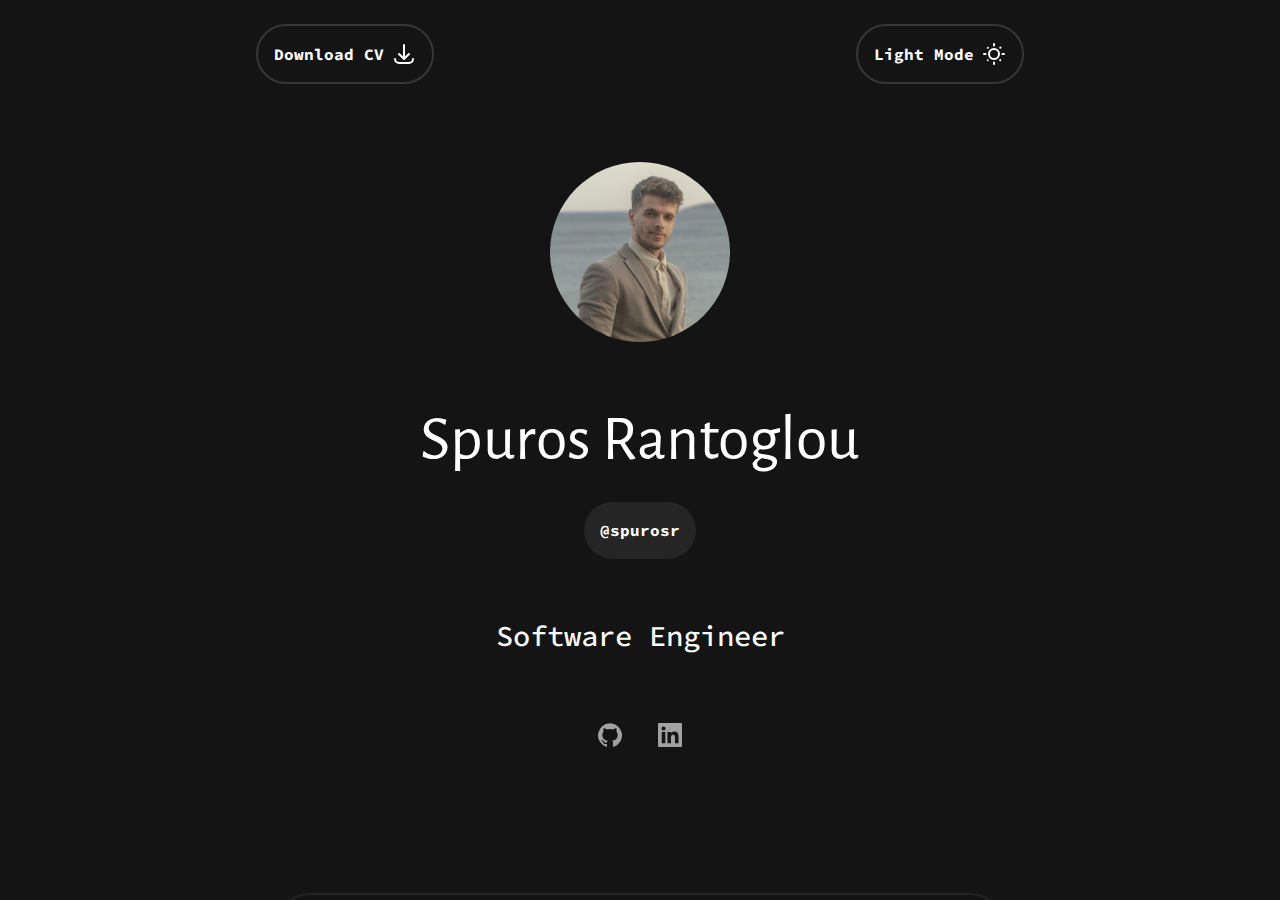
<file: spuros-rantoglou/index.html>
<!DOCTYPE html>
<html lang="en">

<head>
    <meta charset="UTF-8">
    <meta http-equiv="X-UA-Compatible" content="IE=edge">
    <meta name="viewport" content="width=device-width, initial-scale=1.0">
    <title>Spuros Rantoglou - CV</title>
    <link rel="icon" href="images/profile-pic.png">
    <link rel="stylesheet" href="style.css">
    <link rel="preconnect" href="https://fonts.googleapis.com">
    <link rel="preconnect" href="https://fonts.gstatic.com" crossorigin>
    <link href="https://fonts.googleapis.com/css2?family=Oi&family=Source+Code+Pro:wght@400;500;600;700&display=swap" rel="stylesheet">
    <link rel="preconnect" href="https://fonts.googleapis.com">
    <link rel="preconnect" href="https://fonts.gstatic.com" crossorigin>
    <link href="https://fonts.googleapis.com/css2?family=Alegreya+Sans:ital,wght@0,900;1,900&display=swap" rel="stylesheet">
    </head>

<body>

    <div class="root dark">
        <div class="app">
            <div class="container">
                <section class="header">

                    <div class="header-buttons">
                        <a class="primary-button-icon" href="Spuros-Rantoglou-CV.pdf" download="Spuros-Rantoglou-CV.pdf" tabindex="0">
                            <p class="f-button">Download CV</p>
                            <svg viewBox="0 0 24 24">
                                <path
                                    d="M11.29,17.71a1,1,0,0,0,.33.21.94.94,0,0,0,.76,0,1,1,0,0,0,.33-.21l5-5a1,1,0,0,0-1.42-1.42L13,14.59V3a1,1,0,0,0-2,0V14.59l-3.29-3.3a1,1,0,0,0-1.42,1.42Z" />
                                <path
                                    d="M21,16a1,1,0,0,0-1,1,3,3,0,0,1-3,3H7a3,3,0,0,1-3-3,1,1,0,0,0-2,0,5,5,0,0,0,5,5H17a5,5,0,0,0,5-5A1,1,0,0,0,21,16Z" />
                            </svg>
                        </a>
                        <button class="theme primary-button-icon" tabindex="0">
                            <div class="light-button show">
                                <p class="f-button">Light Mode</p>
                                <svg viewBox="0 0 24 24">
                                    <path d="M12,6a6,6,0,1,0,6,6A6,6,0,0,0,12,6Zm0,10a4,4,0,1,1,4-4A4,4,0,0,1,12,16Z" />
                                    <path d="M12,4.58a1,1,0,0,0,1-1V2a1,1,0,0,0-2,0V3.58A1,1,0,0,0,12,4.58Z" />
                                    <path d="M3.58,11H2a1,1,0,0,0,0,2H3.58a1,1,0,0,0,0-2Z" />
                                    <path d="M12,19.42a1,1,0,0,0-1,1V22a1,1,0,0,0,2,0V20.42A1,1,0,0,0,12,19.42Z" />
                                    <path d="M22,11H20.42a1,1,0,0,0,0,2H22a1,1,0,0,0,0-2Z" />
                                    <path
                                        d="M6.53,6.53A1.1,1.1,0,0,0,6.53,5,1.1,1.1,0,0,0,5,6.53,1.1,1.1,0,0,0,6.53,6.53Z" />
                                    <path d="M5,17.47A1.1,1.1,0,0,0,6.53,19,1.1,1.1,0,0,0,5,17.47Z" />
                                    <path
                                        d="M17.47,17.47a1.1,1.1,0,0,0,0,1.56A1.1,1.1,0,0,0,19,17.47,1.1,1.1,0,0,0,17.47,17.47Z" />
                                    <path d="M17.47,5A1.1,1.1,0,0,0,19,6.53,1.1,1.1,0,1,0,17.47,5Z" />
                                </svg>
                            </div>
                            <div class="dark-button">
                                <p class="f-button">Dark Mode</p>
                                <svg viewBox="0 0 24 24">
                                    <path
                                        d="M12.2,21.8c-5.5,0-10-4.5-10-10c0-4.4,2.9-8.3,7.1-9.6c0.4-0.1,0.7,0,1,0.3c0.3,0.3,0.4,0.6,0.3,1
                                            c-0.2,0.8-0.3,1.5-0.3,2.3c0,4.4,3.6,8,8,8c0.8,0,1.6-0.1,2.3-0.3c0.4-0.1,0.7,0,1,0.3s0.4,0.6,0.3,1C20.5,19,16.6,21.8,12.2,21.8z
                                            M8.2,4.8c-2.5,1.4-4,4-4,7c0,4.4,3.6,8,8,8c2.9,0,5.6-1.6,7-4c-0.3,0-0.6,0-1,0c-5.5,0-10-4.5-10-10C8.2,5.5,8.2,5.2,8.2,4.8z" />
                                </svg>
                            </div>
                        </buton>
                    </div>

                    <!-- <svg class="profile-pic"></svg> -->
                    <img src="images/profile-pic.jpg" alt="" class="profile-pic">

                    <div class="name">
                        <h1 class="full-name f-display">Spuros Rantoglou</h1>
                        <h3 class="nickname f-section">@spurosr</h3>
                    </div>

                    <h2 class="job-title f-header">Software Engineer</h2>

                    <div class="social-profiles">
                        <!-- <a href="https://www.dribbble.com/Patriarxis" tabindex="0" target="_blanc">
                            <svg viewBox="0 0 24 24">
                                <path
                                    d="M0,12A11.75,11.75,0,0,1,1.61,6,11.9,11.9,0,0,1,6,1.61,11.75,11.75,0,0,1,12,0a11.75,11.75,0,0,1,6,1.61A11.9,11.9,0,0,1,22.39,6,11.75,11.75,0,0,1,24,12a11.75,11.75,0,0,1-1.61,6A11.9,11.9,0,0,1,18,22.39,11.75,11.75,0,0,1,12,24a11.75,11.75,0,0,1-6-1.61A11.9,11.9,0,0,1,1.61,18,11.75,11.75,0,0,1,0,12Zm2,0a9.66,9.66,0,0,0,2.52,6.6,13.88,13.88,0,0,1,3.65-4.3A11.88,11.88,0,0,1,13,11.74c-.24-.56-.47-1.07-.69-1.52a29.21,29.21,0,0,1-8.93,1.32c-.63,0-1.09,0-1.39,0,0,.06,0,.14,0,.24S2,11.94,2,12ZM2.3,9.53c.36,0,.88.05,1.56.05A26.31,26.31,0,0,0,11.47,8.5a24,24,0,0,0-4-5.4A9.77,9.77,0,0,0,4.21,5.76,10.35,10.35,0,0,0,2.3,9.53ZM5.88,19.9A9.76,9.76,0,0,0,12,22a10,10,0,0,0,3.53-.67,35.67,35.67,0,0,0-1.87-7.95A10.21,10.21,0,0,0,9.2,15.82,13.54,13.54,0,0,0,5.88,19.9ZM9.55,2.33a25.2,25.2,0,0,1,3.91,5.45A12,12,0,0,0,18.38,4.3,9.69,9.69,0,0,0,12,2,9,9,0,0,0,9.55,2.33Zm4.78,7.15c.24.51.51,1.16.81,1.94,1.19-.11,2.48-.16,3.87-.16,1,0,2,0,2.95.07a9.65,9.65,0,0,0-2.35-5.81A11.9,11.9,0,0,1,14.33,9.48Zm1.41,3.62a34.34,34.34,0,0,1,1.66,7.3,10.1,10.1,0,0,0,3.1-3.14,9.72,9.72,0,0,0,1.44-4.16C20.77,13,19.7,13,18.74,13S16.86,13,15.74,13.1Z" />
                            </svg>
                        </a> -->
                        <!-- <a href="https://www.deviantart.com/scraemfull" tabindex="0" target="_blanc">
                            <svg viewBox="0 0 24 24">
                                <path
                                    d="M8.9 24l.5-.4 2-4 .7-.4h7.3v-6h-4l-.4-.4 4.4-8.4V0h-4.3l-.5.4-2 4-.7.4H4.6v6h4l.4.4-4.4 8.4V24z" />
                            </svg>
                        </a> -->
                        <a href="https://github.com/SpurosRantoglou" tabindex="0" target="_blanc">
                            <svg viewBox="0 0 24 24">
                                <path
                                    d="M12,.3A12,12,0,0,0,8.21,23.68c.6.11.82-.26.82-.58s0-1,0-2c-3.34.73-4-1.6-4-1.6A3.21,3.21,0,0,0,3.64,17.7C2.55,17,3.72,17,3.72,17a2.55,2.55,0,0,1,1.84,1.24,2.55,2.55,0,0,0,3.49,1,2.59,2.59,0,0,1,.76-1.6c-2.66-.3-5.47-1.33-5.47-5.93A4.63,4.63,0,0,1,5.58,8.45,4.31,4.31,0,0,1,5.7,5.27S6.7,5,9,6.5a11.45,11.45,0,0,1,6,0C17.3,5,18.3,5.27,18.3,5.27a4.31,4.31,0,0,1,.12,3.18,4.63,4.63,0,0,1,1.23,3.22c0,4.61-2.8,5.62-5.47,5.92A2.86,2.86,0,0,1,15,19.81c0,1.61,0,2.9,0,3.29s.21.7.82.58A12,12,0,0,0,12,.3Z" />
                            </svg>
                        </a>
                        <a href="https://www.linkedin.com/in/spurosrantoglou/" tabindex="0" target="_blanc">
                            <svg viewBox="0 0 24 24">
                                <path
                                    d="M0,1V23a1,1,0,0,0,1,1H23a1,1,0,0,0,1-1V1a1,1,0,0,0-1-1H1A1,1,0,0,0,0,1ZM7.27,20.29H3.76V8.94H7.27ZM5.51,7.4A2,2,0,1,1,7.56,5.35,2,2,0,0,1,5.51,7.4Zm15,6.45v6.44H17V16.42c0-1.69.42-4.63-1.91-4.63S13,14.11,13,15.32v5H9.47V8.94H13v1.54s.79-1.9,3.65-1.9C21,8.58,20.52,13.85,20.52,13.85Z" />
                            </svg>
                        </a>
                    </div>

                </section>
                <nav class="nav-container">
                    <div class="nav">
                        <div class="nav-header" aria-arrow-index="0" tabindex="0">
                            <div class="test">
                                <p class="f-nav">Sections</p>
                                <div class="hotkeys">
                                    <div class="slash">
                                        <p class="f-paragraph-3">open with</p>
                                        <svg viewBox="0 0 24 24">
                                            <path
                                                d="M16.52,4.65A1,1,0,0,0,15.15,5l-8,13a1,1,0,0,0,.33,1.37A1,1,0,0,0,8,19.5,1,1,0,0,0,8.85,19l8-13A1,1,0,0,0,16.52,4.65Z" />
                                            <path
                                                d="M18,0H6A6,6,0,0,0,0,6V18a6,6,0,0,0,6,6H18a6,6,0,0,0,6-6V6A6,6,0,0,0,18,0Zm4,18a4,4,0,0,1-4,4H6a4,4,0,0,1-4-4V6A4,4,0,0,1,6,2H18a4,4,0,0,1,4,4Z" />
                                        </svg>
                                    </div>
                                    <div class="arrows">
                                        <p class="f-paragraph-4">navigate with</p>
                                        <svg viewBox="0 0 24 24">
                                            <path
                                                d="M18,0H6A6,6,0,0,0,0,6V18a6,6,0,0,0,6,6H18a6,6,0,0,0,6-6V6A6,6,0,0,0,18,0Zm4,18a4,4,0,0,1-4,4H6a4,4,0,0,1-4-4V6A4,4,0,0,1,6,2H18a4,4,0,0,1,4,4Z" />
                                            <path
                                                d="M12.71,5.29a1,1,0,0,0-.33-.21,1,1,0,0,0-.76,0,1,1,0,0,0-.33.21l-4,4a1,1,0,1,0,1.42,1.42L11,8.41V18a1,1,0,0,0,2,0V8.41l2.29,2.3a1,1,0,0,0,1.42,0,1,1,0,0,0,0-1.42Z" />
                                        </svg>
                                        <svg viewBox="0 0 24 24">
                                            <path
                                                d="M6,24H18a6,6,0,0,0,6-6V6a6,6,0,0,0-6-6H6A6,6,0,0,0,0,6V18A6,6,0,0,0,6,24ZM2,6A4,4,0,0,1,6,2H18a4,4,0,0,1,4,4V18a4,4,0,0,1-4,4H6a4,4,0,0,1-4-4Z" />
                                            <path
                                                d="M11.29,18.71a1,1,0,0,0,.33.21,1,1,0,0,0,.76,0,1,1,0,0,0,.33-.21l4-4a1,1,0,0,0-1.42-1.42L13,15.59V6a1,1,0,0,0-2,0v9.59l-2.29-2.3a1,1,0,0,0-1.42,0,1,1,0,0,0,0,1.42Z" />
                                        </svg>
                                    </div>
                                </div>
                            </div>
                            <div class="arrow">
                                <svg viewBox="0 0 24 24">
                                    <path
                                        d="M8,9a1,1,0,0,1,.71.29L12,12.59l3.29-3.3a1,1,0,0,1,1.42,1.42l-4,4a1,1,0,0,1-1.42,0l-4-4a1,1,0,0,1,0-1.42A1,1,0,0,1,8,9Z" />
                                </svg>
                            </div>
                        </div>
                        <ul class="nav-list">
                            <li class="nav-list-item f-nav" aria-arrow-index="1" tabindex="0">Personal Info</li>
                            <li class="nav-list-item f-nav" aria-arrow-index="2" tabindex="0">Experience</li>
                            <li class="nav-list-item f-nav" aria-arrow-index="3" tabindex="0">Education</li>
                            <li class="nav-list-item f-nav" aria-arrow-index="4" tabindex="0">Certificates</li>
                            <li class="nav-list-item f-nav" aria-arrow-index="5" tabindex="0">Projects</li>
                            <li class="nav-list-item f-nav" aria-arrow-index="6" tabindex="0">Technical Skills</li>
                        </ul>
                    </div>
                </nav>
                <section id="personal-info-container" class="section" tabindex="-1">

                    <h2 class="section-title f-section">Personal Info</h2>

                    <div class="personal-info content" tabindex="0">
                        <p class="f-paragraph-1">Thessaloniki, Greece</p>
                        <p class="f-paragraph-1">+30 698 383 7057</p>
                        <p class="f-paragraph-1">spyros.rantoglou@gmail.com</p>
                    </div>

                </section>
                <section id="experience-container" class="section" tabindex="-1">

                    <h2 class="section-title f-section">Experience</h2>

                    <div class="experience">
                      <!--   <div class="entry content" tabindex="0">
                            <div class="first-row">
                                <h4 class="title f-title">Deloitte</h4>
                                <p class="time f-paragraph-1">May 2021 - Present</p>
                            </div>
                            <div class="second-row">
                                <p class="subtitle f-paragraph-1">Web Developer</p>
                            </div>
                        </div> -->
                          <div class="project content" tabindex="0">
                            <div class="project-header">
                                <div class="info">
                                    <h4 class="title f-title">Chubb</h4>
                                    <p class="description f-paragraph-1">Software Engineer</p>
                                    <p class="role f-paragraph-1">November 2023 - Present</p>
                                </div>
                                <div class="arrow">
                                    <svg viewBox="0 0 24 24">
                                        <path
                                            d="M8,9a1,1,0,0,1,.71.29L12,12.59l3.29-3.3a1,1,0,0,1,1.42,1.42l-4,4a1,1,0,0,1-1.42,0l-4-4a1,1,0,0,1,0-1.42A1,1,0,0,1,8,9Z" />
                                    </svg>
                                </div>
                            </div>
                            <div class="details">
                                <div class="text">
                                    <p class="f-paragraph-1">
                                       Developing a global internal broker application leveraging Angular and NgRx to streamline operations and enhance data accessibility:
                                    </p>

                                    <p class="f-paragraph-1 left-tab margin-top">
                                        - Developing user-facing features using Angular
                                    </p>

                                    <p class="f-paragraph-1 left-tab">
                                        - Contributing to code reviews and pair programming sessions, enhancing team collaboration and code quality. 
                                    </p>

                                    <p class="f-paragraph-1 left-tab">
                                        - Contributing to Chubb’s global UI library:
                                            Improved existing components for better performance and usability.
                                            Designed and developed new reusable components, enhancing the library's functionality and flexibility.
                                    </p>
                                    <p class="f-paragraph-1 left-tab">
                                        - Simplified complex business logic through new efficient and user-friendly UI elements..
                                    </p>
                                </div>
                            <!--  <div class="link-to-project">
                                    <a class="f-paragraph-3-bold" href="https://www.kardias.gr" target="_blanc" tabindex="0">kardias.gr</a>
                                    <svg viewBox="0 0 24 24">
                                        <path
                                            d="M19.2,3.8c-0.3-0.1-0.5-0.2-0.8-0.2H9.9c-1.1,0-2,0.9-2,2s0.9,2,2,2h3.7l-9.3,9.3c-0.8,0.8-0.8,2,0,2.8
                                            c0.4,0.4,0.9,0.6,1.4,0.6c0.5,0,0.9-0.2,1.3-0.5l9.3-9.3v3.7c0,1.1,0.9,2,2,2s2-0.9,2-2V5.6C20.3,4.8,19.9,4.1,19.2,3.8z" />
                                    </svg>
                                </div> -->
                            </div>
                        </div>

                        <div class="project content" tabindex="0">
                            <div class="project-header">
                                <div class="info">
                                    <h4 class="title f-title">Intrasoft</h4>
                                    <p class="description f-paragraph-1">Software Engineer</p>
                                    <p class="role f-paragraph-1">Jun 2022 - November 2023</p>
                                </div>
                                <div class="arrow">
                                    <svg viewBox="0 0 24 24">
                                        <path
                                            d="M8,9a1,1,0,0,1,.71.29L12,12.59l3.29-3.3a1,1,0,0,1,1.42,1.42l-4,4a1,1,0,0,1-1.42,0l-4-4a1,1,0,0,1,0-1.42A1,1,0,0,1,8,9Z" />
                                    </svg>
                                </div>
                            </div>
                            <div class="details">
                                <div class="text">
                                    <p class="f-paragraph-1">
                                        React developer specializing in custom apps for customs using TypeScript, Redux, Slice and Saga: 
                                    </p>

                                    <p class="f-paragraph-1 left-tab margin-top">
                                        - Proficient in TypeScript, enhancing code quality and error prevention.
                                    </p>

                                    <p class="f-paragraph-1 left-tab">
                                        - Expertise in Redux for efficient state management in complex applications.  
                                    </p>

                                    <p class="f-paragraph-1 left-tab">
                                        - Skilled in managing asynchronous operations with Redux Saga.
                                    </p>
                                    <p class="f-paragraph-1 left-tab">
                                        - Collaborated with design teams for intuitive user interfaces.
                                    </p>
                                    <p class="f-paragraph-1 left-tab">
                                        - Active participant in code reviews and collaborative development.
                                    </p>
                                    <p class="f-paragraph-1 left-tab">
                                        - Tailored apps to meet unique needs of customs operations
                                    </p>
                                </div>
                            <!--  <div class="link-to-project">
                                    <a class="f-paragraph-3-bold" href="https://www.kardias.gr" target="_blanc" tabindex="0">kardias.gr</a>
                                    <svg viewBox="0 0 24 24">
                                        <path
                                            d="M19.2,3.8c-0.3-0.1-0.5-0.2-0.8-0.2H9.9c-1.1,0-2,0.9-2,2s0.9,2,2,2h3.7l-9.3,9.3c-0.8,0.8-0.8,2,0,2.8
                                            c0.4,0.4,0.9,0.6,1.4,0.6c0.5,0,0.9-0.2,1.3-0.5l9.3-9.3v3.7c0,1.1,0.9,2,2,2s2-0.9,2-2V5.6C20.3,4.8,19.9,4.1,19.2,3.8z" />
                                    </svg>
                                </div> -->
                            </div>
                        </div>

                        <div class="project content" tabindex="0">
                            <div class="project-header">
                                <div class="info">
                                    <h4 class="title f-title">Deloitte.</h4>
                                    <p class="description f-paragraph-1">Salesforce Engineer</p>
                                    <p class="role f-paragraph-1">May 2021 - Jun 2022</p>
                                </div>
                                <div class="arrow">
                                    <svg viewBox="0 0 24 24">
                                        <path
                                            d="M8,9a1,1,0,0,1,.71.29L12,12.59l3.29-3.3a1,1,0,0,1,1.42,1.42l-4,4a1,1,0,0,1-1.42,0l-4-4a1,1,0,0,1,0-1.42A1,1,0,0,1,8,9Z" />
                                    </svg>
                                </div>
                            </div>
                            <div class="details">
                                <div class="text">
                                    <p class="f-paragraph-1">
                                        Working on CRM systems of automotive manufacturers: 
                                    </p>

                                    <p class="f-paragraph-1 left-tab margin-top">
                                        - Frontend: Developing re-usable LWC components 
                                    </p>

                                    <p class="f-paragraph-1 left-tab">
                                        - Backend: Implementing bussiness logic with Apex triggers and controllers 
                                    </p>

                                    <p class="f-paragraph-1 left-tab">
                                        - Configuration: Adjusting Salesforce capabilities based on client needs
                                    </p>
                                </div>
                            <!--  <div class="link-to-project">
                                    <a class="f-paragraph-3-bold" href="https://www.kardias.gr" target="_blanc" tabindex="0">kardias.gr</a>
                                    <svg viewBox="0 0 24 24">
                                        <path
                                            d="M19.2,3.8c-0.3-0.1-0.5-0.2-0.8-0.2H9.9c-1.1,0-2,0.9-2,2s0.9,2,2,2h3.7l-9.3,9.3c-0.8,0.8-0.8,2,0,2.8
                                            c0.4,0.4,0.9,0.6,1.4,0.6c0.5,0,0.9-0.2,1.3-0.5l9.3-9.3v3.7c0,1.1,0.9,2,2,2s2-0.9,2-2V5.6C20.3,4.8,19.9,4.1,19.2,3.8z" />
                                    </svg>
                                </div> -->
                            </div>
                        </div>
                    </div>

                </section>
                <section id="education-container" class="section" tabindex="-1">

                    <h2 class="section-title f-section">Education</h2>

                    <div class="education">
                        <div class="entry content" tabindex="0">
                            <div class="first-row">
                                <h4 class="title f-title">BSc in Applied Informatics</h4>
                                <p class="time f-paragraph-1">2016 - 2021</p>
                            </div>
                            <div class="second-row">
                                <p class="subtitle f-paragraph-1">University of Macedonia</p>
                            </div>
                        </div>
                    </div>

                </section>
                <section id="certificates-container" class="section" tabindex="-1">

                    <h2 class="section-title f-section">Certificates</h2>

                    <div class="certificates">
                        <div class="entry content" tabindex="0">
                            <div class="first-row">
                                <h4 class="title f-title">Platform Developer I</h4>
                                <p class="time f-paragraph-1">2021</p>
                            </div>
                            <div class="second-row">
                                <p class="subtitle f-paragraph-1">Salesforce</p>
                            </div>
                        </div>
                        <div class="entry content" tabindex="0">
                            <div class="first-row">
                                <h4 class="title f-title">MERN Stack - Hotel Booking App with ReactJS, Node.js and MongoDB</h4>
                                <p class="time f-paragraph-1">2020</p>
                            </div>
                            <div class="second-row">
                                <p class="subtitle f-paragraph-1">Udemy - MERN Stack</p>
                            </div>
                        </div>
                        <div class="entry content" tabindex="0">
                            <div class="first-row">
                                <h4 class="title f-title">React - The Complete Guide (incl Hooks, React Router, Redux)</h4>
                                <p class="time f-paragraph-1">2020</p>
                            </div>
                            <div class="second-row">
                                <p class="subtitle f-paragraph-1">Udemy - Complete guide for React Hooks, Routing and Redux</p>
                            </div>
                        </div>
                        <div class="entry content" tabindex="0">
                            <div class="first-row">
                                <h4 class="title f-title">Adobe Photoshop</h4>
                                <p class="time f-paragraph-1">2018</p>
                            </div>
                            <div class="second-row">
                                <p class="subtitle f-paragraph-1">Idrogios Education</p>
                            </div>
                        </div>
                        <div class="entry content" tabindex="0">
                            <div class="first-row">
                                <h4 class="title f-title">Game Development with Unity 3D</h4>
                                <p class="time f-paragraph-1">2017</p>
                            </div>
                            <div class="second-row">
                                <p class="subtitle f-paragraph-1">IEEE AUTH Student Branch</p>
                            </div>
                        </div>
                        <div class="entry content" tabindex="0">
                            <div class="first-row">
                                <h4 class="title f-title">ECCE Certificate</h4>
                                <p class="time f-paragraph-1">2012</p>
                            </div>
                            <div class="second-row">
                                <p class="subtitle f-paragraph-1">Michigan ECCE</p>
                            </div>
                        </div>
                        <div class="entry content" tabindex="0">
                            <div class="first-row">
                                <h4 class="title f-title">ECDL Certificate</h4>
                                <p class="time f-paragraph-1">2011</p>
                            </div>
                            <div class="second-row">
                                <p class="subtitle f-paragraph-1">ECDL</p>
                            </div>
                        </div>
                    </div>

                </section>
               
                <section id="projects-container" class="section" tabindex="-1">

                    <h2 class="section-title f-section">Projects</h2>

                    <div class="projects">
                          <div class="project content" tabindex="0">
                            <div class="project-header">
                                <div class="info">
                                    <h4 class="title f-title">Super Market Online Delivery.</h4>
                                    <p class="description f-paragraph-1">Web application for super market online delivery. A user can manage his shoppings among various stores, by creating his ideal shopping basket   </p>
                                    <p class="role f-paragraph-1">ReactJS / NodeJS</p>
                                </div>
                                <div class="arrow">
                                    <svg viewBox="0 0 24 24">
                                        <path
                                            d="M8,9a1,1,0,0,1,.71.29L12,12.59l3.29-3.3a1,1,0,0,1,1.42,1.42l-4,4a1,1,0,0,1-1.42,0l-4-4a1,1,0,0,1,0-1.42A1,1,0,0,1,8,9Z" />
                                    </svg>
                                </div>
                            </div>
                            <div class="details">
                                <div class="text">
                                    <p class="f-paragraph-1">
                                        - Bussiness Analysis <br> - Functional Design
                                    </p>
                                </div>
                                <!-- <div class="link-to-project">
                                    <a class="f-paragraph-3-bold" href="https://play.google.com/store/apps/details?id=gr.fellow.fellow_traveller" target="_blanc" tabindex="0">fellow. on Google Play</a>
                                    <svg viewBox="0 0 24 24">
                                        <path
                                            d="M19.2,3.8c-0.3-0.1-0.5-0.2-0.8-0.2H9.9c-1.1,0-2,0.9-2,2s0.9,2,2,2h3.7l-9.3,9.3c-0.8,0.8-0.8,2,0,2.8
                                            c0.4,0.4,0.9,0.6,1.4,0.6c0.5,0,0.9-0.2,1.3-0.5l9.3-9.3v3.7c0,1.1,0.9,2,2,2s2-0.9,2-2V5.6C20.3,4.8,19.9,4.1,19.2,3.8z" />
                                    </svg>
                                </div> -->
                            </div>
                        </div>

                        <div class="project content" tabindex="0">
                            <div class="project-header">
                                <div class="info">
                                    <h4 class="title f-title">Fellow.</h4>
                                    <p class="description f-paragraph-1">Android carpool application connecting drivers and passengers headed in the same direction.</p>
                                    <p class="role f-paragraph-1">Kotlin / Spring / MVVM</p>
                                </div>
                                <div class="arrow">
                                    <svg viewBox="0 0 24 24">
                                        <path
                                            d="M8,9a1,1,0,0,1,.71.29L12,12.59l3.29-3.3a1,1,0,0,1,1.42,1.42l-4,4a1,1,0,0,1-1.42,0l-4-4a1,1,0,0,1,0-1.42A1,1,0,0,1,8,9Z" />
                                    </svg>
                                </div>
                            </div>
                            <div class="details">
                                <div class="text">
                                    <p class="f-paragraph-1">
                                        - Implemented the UI <br> - Developed functionalities with design pattern : MVVM  <br> - Developed internal chat application integrated with Firebase 
                                    </p>
                                </div>
                                <div class="link-to-project">
                                    <a class="f-paragraph-3-bold" href="https://play.google.com/store/apps/details?id=gr.fellow.fellow_traveller" target="_blanc" tabindex="0">fellow. on Google Play</a>
                                    <svg viewBox="0 0 24 24">
                                        <path
                                            d="M19.2,3.8c-0.3-0.1-0.5-0.2-0.8-0.2H9.9c-1.1,0-2,0.9-2,2s0.9,2,2,2h3.7l-9.3,9.3c-0.8,0.8-0.8,2,0,2.8
                                            c0.4,0.4,0.9,0.6,1.4,0.6c0.5,0,0.9-0.2,1.3-0.5l9.3-9.3v3.7c0,1.1,0.9,2,2,2s2-0.9,2-2V5.6C20.3,4.8,19.9,4.1,19.2,3.8z" />
                                    </svg>
                                </div>
                            </div>
                        </div>
                        <div class="project content" tabindex="0">
                            <div class="project-header">
                                <div class="info">
                                    <h4 class="title f-title">Kardias</h4>
                                    <p class="description f-paragraph-1">Web application for Kardias Luxury Suites.</p>
                                    <p class="role f-paragraph-1">ReactJS / Node.js</p>
                                </div>
                                <div class="arrow">
                                    <svg viewBox="0 0 24 24">
                                        <path
                                            d="M8,9a1,1,0,0,1,.71.29L12,12.59l3.29-3.3a1,1,0,0,1,1.42,1.42l-4,4a1,1,0,0,1-1.42,0l-4-4a1,1,0,0,1,0-1.42A1,1,0,0,1,8,9Z" />
                                    </svg>
                                </div>
                            </div>
                            <div class="details">
                                <div class="text">
                                    <p class="f-paragraph-1">
                                       - Implemented the UI and main application functionalities <br> - Developed custom re-usable components <br>  -  Developed an API service to support application needs
                                         <br> - Synchronized Kardias’ availability with Airbnb and Booking.com <br> - Integrated payments processing with Stripe
                                    </p>
                                </div>
                                <div class="link-to-project">
                                    <a class="f-paragraph-3-bold" href="https://www.kardias.gr" target="_blanc" tabindex="0">kardias.gr</a>
                                    <svg viewBox="0 0 24 24">
                                        <path
                                            d="M19.2,3.8c-0.3-0.1-0.5-0.2-0.8-0.2H9.9c-1.1,0-2,0.9-2,2s0.9,2,2,2h3.7l-9.3,9.3c-0.8,0.8-0.8,2,0,2.8
                                            c0.4,0.4,0.9,0.6,1.4,0.6c0.5,0,0.9-0.2,1.3-0.5l9.3-9.3v3.7c0,1.1,0.9,2,2,2s2-0.9,2-2V5.6C20.3,4.8,19.9,4.1,19.2,3.8z" />
                                    </svg>
                                </div>
                            </div>
                        </div>
                        <div class="project content" tabindex="0">
                            <div class="project-header">
                                <div class="info">
                                    <h4 class="title f-title">Fellow Web App</h4>
                                    <p class="description f-paragraph-1">Carpool web application connecting drivers and passengers headed in the same direction.
                                    </p>
                                    <p class="role f-paragraph-1">ReactJS / Spring</p>
                                </div>
                                <div class="arrow">
                                    <svg viewBox="0 0 24 24">
                                        <path
                                            d="M8,9a1,1,0,0,1,.71.29L12,12.59l3.29-3.3a1,1,0,0,1,1.42,1.42l-4,4a1,1,0,0,1-1.42,0l-4-4a1,1,0,0,1,0-1.42A1,1,0,0,1,8,9Z" />
                                    </svg>
                                </div>
                            </div>
                            <div class="details">
                                <div class="text">
                                    <p class="f-paragraph-1">
                                       - Organizing sprints for development  <br> - Implementing the UI and main application functionalities <br> - Developed library with custom re-usesable components  <br> - Integrated Google APIs and Mapbox services
                                    </p>
                                </div>
                                <div class="link-to-project">
                                    <a class="f-paragraph-3-bold" href="https://www.fellowtraveller.gr/" target="_blanc" tabindex="0">fellowtraveller.gr</a>
                                    <svg viewBox="0 0 24 24">
                                        <path
                                            d="M19.2,3.8c-0.3-0.1-0.5-0.2-0.8-0.2H9.9c-1.1,0-2,0.9-2,2s0.9,2,2,2h3.7l-9.3,9.3c-0.8,0.8-0.8,2,0,2.8
                                            c0.4,0.4,0.9,0.6,1.4,0.6c0.5,0,0.9-0.2,1.3-0.5l9.3-9.3v3.7c0,1.1,0.9,2,2,2s2-0.9,2-2V5.6C20.3,4.8,19.9,4.1,19.2,3.8z" />
                                    </svg>
                                </div>
                            </div>
                        </div>

                        <div class="project content" tabindex="0">
                            <div class="project-header">
                                <div class="info">
                                    <h4 class="title f-title">Property Management System</h4>
                                    <p class="description f-paragraph-1">Users can publish, search and book properties, as well as manage account balance with Stripe.</p>
                                    <p class="role f-paragraph-1">MERN</p>
                                </div>
                                <div class="arrow">
                                    <svg viewBox="0 0 24 24">
                                        <path
                                            d="M8,9a1,1,0,0,1,.71.29L12,12.59l3.29-3.3a1,1,0,0,1,1.42,1.42l-4,4a1,1,0,0,1-1.42,0l-4-4a1,1,0,0,1,0-1.42A1,1,0,0,1,8,9Z" />
                                    </svg>
                                </div>
                            </div>
                            <div class="details">
                                <div class="text">
                                    <p class="f-paragraph-1">
                                        - Created the UI and main functionalities <br> - Developed the API <br> - Integrated payment gateaway with Stripe
                                    </p>
                                </div>
                                <!-- <div class="link-to-project">
                                    <a class="f-paragraph-3-bold" href="https://www.fellowtraveller.gr/" target="_blanc" tabindex="0">fellowtraveller.gr</a>
                                    <svg viewBox="0 0 24 24">
                                        <path
                                            d="M19.2,3.8c-0.3-0.1-0.5-0.2-0.8-0.2H9.9c-1.1,0-2,0.9-2,2s0.9,2,2,2h3.7l-9.3,9.3c-0.8,0.8-0.8,2,0,2.8
                                            c0.4,0.4,0.9,0.6,1.4,0.6c0.5,0,0.9-0.2,1.3-0.5l9.3-9.3v3.7c0,1.1,0.9,2,2,2s2-0.9,2-2V5.6C20.3,4.8,19.9,4.1,19.2,3.8z" />
                                    </svg>
                                </div> -->
                            </div>
                        </div>
                        
                        <div class="project content" tabindex="0">
                            <div class="project-header">
                                <div class="info">
                                    <h4 class="title f-title">3D Scenery Modeling and Rendering</h4>
                                    <p class="description f-paragraph-1">This dissertation was about a detailed study on the modeling of three-dimensional objects, the methods and techniques to follow while designing, as well as the softwares that helps to compose our work, into a complete graphical environment.</p>
                                    <p class="role f-paragraph-1">Blender / Unity</p>
                                </div>
                                <div class="arrow">
                                    <svg viewBox="0 0 24 24">
                                        <path
                                            d="M8,9a1,1,0,0,1,.71.29L12,12.59l3.29-3.3a1,1,0,0,1,1.42,1.42l-4,4a1,1,0,0,1-1.42,0l-4-4a1,1,0,0,1,0-1.42A1,1,0,0,1,8,9Z" />
                                    </svg>
                                </div>
                            </div>
                            <div class="details">
                                <div class="text">
                                    <p class="f-paragraph-1">
                                        - Created all the models with Blender <br> - Added textures to the models  <br> - Created an enviroment with Unity <br> - Developed an FPV player that can navigate and collide with the elements
                                    </p>
                                </div>
                                <!-- <div class="link-to-project">
                                    <a class="f-paragraph-3-bold" href="https://graphit.web.app/" target="_blanc" tabindex="0">graphit.web.app</a>
                                    <svg viewBox="0 0 24 24">
                                        <path
                                            d="M19.2,3.8c-0.3-0.1-0.5-0.2-0.8-0.2H9.9c-1.1,0-2,0.9-2,2s0.9,2,2,2h3.7l-9.3,9.3c-0.8,0.8-0.8,2,0,2.8
	                                    c0.4,0.4,0.9,0.6,1.4,0.6c0.5,0,0.9-0.2,1.3-0.5l9.3-9.3v3.7c0,1.1,0.9,2,2,2s2-0.9,2-2V5.6C20.3,4.8,19.9,4.1,19.2,3.8z" />
                                    </svg>

                                </div> -->
                            </div>
                        </div>

                        <div class="project content" tabindex="0">
                            <div class="project-header">
                                <div class="info">
                                    <h4 class="title f-title">Programming Projects</h4>
                                    <p class="description f-paragraph-1">Taking over various small android and website projects.</p>
                                    <p class="role f-paragraph-1">2018 - Present</p>
                                </div>
                                <div class="arrow">
                                    <svg viewBox="0 0 24 24">
                                        <path
                                            d="M8,9a1,1,0,0,1,.71.29L12,12.59l3.29-3.3a1,1,0,0,1,1.42,1.42l-4,4a1,1,0,0,1-1.42,0l-4-4a1,1,0,0,1,0-1.42A1,1,0,0,1,8,9Z" />
                                    </svg>
                                </div>
                            </div>
                            <div class="details">
                                <div class="text">
                                    <p class="f-paragraph-1">
                                        - A Mini-Microservices App for posting and commenting <br>- News mobile app <br> - Notebook mobile app <br> - Weather mobile app <br> - Landing pages in ReactJS
                                    </p>
                                </div>
                          <!--       <div class="link-to-project">
                                    <a class="f-paragraph-3-bold" href="https://graphit.web.app/" target="_blanc" tabindex="0">graphit.web.app</a>
                                    <svg viewBox="0 0 24 24">
                                        <path
                                            d="M19.2,3.8c-0.3-0.1-0.5-0.2-0.8-0.2H9.9c-1.1,0-2,0.9-2,2s0.9,2,2,2h3.7l-9.3,9.3c-0.8,0.8-0.8,2,0,2.8
	                                    c0.4,0.4,0.9,0.6,1.4,0.6c0.5,0,0.9-0.2,1.3-0.5l9.3-9.3v3.7c0,1.1,0.9,2,2,2s2-0.9,2-2V5.6C20.3,4.8,19.9,4.1,19.2,3.8z" />
                                    </svg>

                                </div> -->
                            </div>
                        </div>

                        <div class="project content" tabindex="0">
                            <div class="project-header">
                                <div class="info">
                                    <h4 class="title f-title">Photography / Videography</h4>
                                    <p class="description f-paragraph-1">Taking over various projects.</p>
                                    <p class="role f-paragraph-1">2016 - Present</p>
                                </div>
                                <div class="arrow">
                                    <svg viewBox="0 0 24 24">
                                        <path
                                            d="M8,9a1,1,0,0,1,.71.29L12,12.59l3.29-3.3a1,1,0,0,1,1.42,1.42l-4,4a1,1,0,0,1-1.42,0l-4-4a1,1,0,0,1,0-1.42A1,1,0,0,1,8,9Z" />
                                    </svg>
                                </div>
                            </div>
                            <div class="details">
                                <div class="text">
                                    <p class="f-paragraph-1">
                                        - efood Shops <br> - Real Estate <br> - Nightclub Photography <br> - Commercial Videos/Photos  <br> - Animations 
                                    </p>
                                </div>
                                <div class="link-to-project">
                                    <a class="f-paragraph-3-bold" href="https://drive.google.com/drive/folders/1v8ssJ5__RY92xyN5KToireYtB7qYIICw?usp=sharing" target="_blanc" tabindex="0">portfolio</a>
                                    <svg viewBox="0 0 24 24">
                                        <path
                                            d="M19.2,3.8c-0.3-0.1-0.5-0.2-0.8-0.2H9.9c-1.1,0-2,0.9-2,2s0.9,2,2,2h3.7l-9.3,9.3c-0.8,0.8-0.8,2,0,2.8
	                                    c0.4,0.4,0.9,0.6,1.4,0.6c0.5,0,0.9-0.2,1.3-0.5l9.3-9.3v3.7c0,1.1,0.9,2,2,2s2-0.9,2-2V5.6C20.3,4.8,19.9,4.1,19.2,3.8z" />
                                    </svg>

                                </div>
                            </div>
                        </div>
                </section>

                <section id="skills-container" class="section" tabindex="-1">

                    <h2 class="section-title f-section">Technical Skills</h2>

                    <div class="skills">
                        <div class="entry content" tabindex="0">
                            <h3 class="f-section">Software</h3>
                            <p class="f-paragraph-1">Photoshop</p>
                            <p class="f-paragraph-1">After Effects</p>
                            <p class="f-paragraph-1">Illustrator</p>
                            <p class="f-paragraph-1">Premiere</p>
                            <p class="f-paragraph-1">Blender</p>
                            <p class="f-paragraph-1">Figma</p>
                            <p class="f-paragraph-1">DaVinci</p>
                            <p class="f-paragraph-1">Android Studio</p>
                        </div>
                        <div class="entry content" tabindex="0">
                            <h3 class="f-section">Skills</h3>
                            <p class="f-paragraph-1">MVVM</p>
                            <p class="f-paragraph-1">REST API</p>
                            <p class="f-paragraph-1">Salesforce CRM</p>
                            <p class="f-paragraph-1">MERN</p>
                            <p class="f-paragraph-1">Firebase</p>
                            <p class="f-paragraph-1">Jira</p>
                            <p class="f-paragraph-1">Web Design</p>
                        </div>
                        <div class="entry content" tabindex="0">
                            <h3 class="f-section">Programming</h3>
                            <p class="f-paragraph-1">HTML</p>
                            <p class="f-paragraph-1">CSS</p>
                            <p class="f-paragraph-1">JavaScript</p>
                            <p class="f-paragraph-1">TypeScript</p>
                            <p class="f-paragraph-1">ReactJS</p>
                            <p class="f-paragraph-1">JSON</p>
                            <p class="f-paragraph-1">LWC</p>
                            <p class="f-paragraph-1">Java</p>
                            <p class="f-paragraph-1">Apex</p>
                            <p class="f-paragraph-1">Kotlin</p>
                            <p class="f-paragraph-1">MySQL</p>
                            <p class="f-paragraph-1">Jest</p>
                            <p class="f-paragraph-1">ThreeJS</p>
                            <p class="f-paragraph-1">Git</p>
                        </div>
                    </div>
                </section>


                </div>

                <footer class="footer">
                    <a class="view-project-github f-button secondary-button" tabindex="0" href="https://github.com/SpurosRantoglou" target="_blanc">View project on GitHub</a>
                    <div class="shout-out">
                        <p class="f-paragraph-2">Developed by <a class="f-paragraph-2-bold" tabindex="0">3ll</a></p>
                        <div class="circle"></div>
                        <p class="f-paragraph-2">Designed by <a class="f-paragraph-2-bold" tabindex="0">Patriarxis</a></p>
                    </div>
                </footer>
            </div>
        </div>

        <script src="index.js"></script>

</body>

</html>
</file>
<file: spuros-rantoglou/style.css>
:root {
    --font-heading: 'Alegreya Sans', sans-serif;
    --font-paragraph: 'Source Code Pro', sans-serif;
    --blue: rgb(44, 117, 255);
    --blue100: rgba(44, 117, 255, .4);
    --blue200: rgba(44, 117, 255, .1);
    --space-big: 32px;
}

::selection {
    background: rgba(44, 117, 255, .2); /* WebKit/Blink Browsers */
  }
::-moz-selection {
background: rgba(44, 117, 255, .2); /* Gecko Browsers */
}

.dark {
    --dark: rgb(20, 20, 20);
    --dark100: rgba(0, 0, 0, .6);
    --dark200: rgba(0, 0, 0, .4);
    --dark300: rgba(0, 0, 0, .15);
    --dark400: rgba(0, 0, 0, .075);
    --light: rgb(255, 255, 255);
    --light100: rgba(255, 255, 255, .6);
    --light200: rgba(255, 255, 255, .4);
    --light300: rgba(255, 255, 255, .15);
    --light400: rgba(255, 255, 255, .075);
    --light-s-300: #262626;
    --light-s-400: #131313;
}

.light {
    --light: rgb(20, 20, 20);
    --light100: rgba(0, 0, 0, .6);
    --light200: rgba(0, 0, 0, .4);
    --light300: rgba(0, 0, 0, .15);
    --light400: rgba(0, 0, 0, .075);
    --dark: rgb(255, 255, 255);
    --dark100: rgba(255, 255, 255, .6);
    --dark200: rgba(255, 255, 255, .4);
    --dark300: rgba(255, 255, 255, .15);
    --dark400: rgba(255, 255, 255, .075);
    --light-s-300: #d9d9d9;
    --light-s-400: #ececec;
}


/* Typefaces */

.f-display {
    font-family: var(--font-heading);
    font-size: 4rem;
    font-weight: normal;
    line-height: 1.4;
}

.f-header {
    font-family: var(--font-paragraph);
    font-size: 1.8rem;
    font-weight: 500;
}

.f-section {
    font-family: var(--font-paragraph);
    font-size: 1rem;
    font-weight: 700;
}

.f-title {
    font-family: var(--font-paragraph);
    font-size: 1rem;
    font-weight: 500;
}

.f-nav {
    font-family: var(--font-paragraph);
    font-size: 1rem;
    font-weight: 700;
}

.f-button {
    font-family: var(--font-paragraph);
    font-size: 1rem;
    font-weight: 700;
    line-height: 1.4;
}

.f-paragraph-1 {
    font-family: var(--font-paragraph);
    font-size: 1rem;
    font-weight: 500;
}

.f-paragraph-2 {
    font-family: var(--font-paragraph);
    font-size: .9rem;
    font-weight: 500;
}

.f-paragraph-2-bold {
    font-family: var(--font-paragraph);
    font-size: .9rem;
    font-weight: 700;
}

.f-paragraph-3 {
    font-family: var(--font-paragraph);
    font-size: .8rem;
    font-weight: 500;
    line-height: 1;
}

.f-paragraph-3-bold {
    font-family: var(--font-paragraph);
    font-size: .8rem;
    font-weight: 700;
    line-height: 1;
}

.f-paragraph-4 {
    font-family: var(--font-paragraph);
    font-size: .7rem;
    font-weight: 500;
    line-height: 1;
}



/* Components */


/* Button */

.primary-button-icon {
    display: flex;
    flex-direction: row;
    align-items: center;
    column-gap: 8px;
    padding: 16px;
    color: var(--light);
    border: 2px solid var(--light300);
    border-radius: 64px;
    transition: 0.2s ease-in-out;
    user-select: none;
}

.primary-button-icon svg {
    width: 24px;
    height: 24px;
    fill: var(--light);
}

.primary-button-icon:hover,
.secondary-button:hover {
    background-color: var(--light300);
    border-color: var(--light300);
}

.primary-button-icon:active,
.secondary-button:active {
    background-color: var(--light200);
    border-color: var(--light200);
}

.secondary-button {
    padding: 12px;
    color: var(--light);
    border: 2px solid var(--light300);
    border-radius: 64px;
    transition: 0.2s ease-in-out;
    user-select: none;
}


/* Title */

.section-title {
    padding: 12px;
    border-radius: 32px;
    background-color: var(--light400);
    color: var(--light);
}


/* Section */

.section {
    display: flex;
    flex-direction: column;
    align-items: center;
    row-gap: 48px;
    width: 100%;
}


/* Content */

.content {
    padding: var(--space-big);
    border-radius: 24px;
    transition: 0.3s ease-in-out;
    border: 2px solid transparent;
}

.content:hover {
    background-color: var(--light400);
    border: 2px solid var(--light400);
}


/* END Components */


/* Main CSS */

* {
    margin: 0;
    padding: 0;
    -webkit-box-sizing: border-box;
    box-sizing: border-box;
    -webkit-tap-highlight-color: transparent;
}

*:focus,
*:focus-within,
*:focus-visible,
*:active {
    outline: none;
}

ul,
li {
    list-style-type: none;
}

button {
    background-color: transparent;
    border: none;
    cursor: pointer;
    user-select: none;
}

a {
    text-decoration: none;
    cursor: pointer;
    display: block;
    user-select: none;
    color: var(--light);
}

html {
    font-size: clamp(12px, 2vw, 16px);
    line-height: 1.6;
}

html,
body {
    width: 100%;
    height: 100%;
    overflow: hidden;
}

.root {
    width: 100%;
    height: 100%;
    background-color: var(--dark);
    color: var(--light);
    overflow-y: auto;
    overflow-x: hidden;
    scroll-behavior: smooth;
    position: relative;
    transition: background-color .2s ease-in-out;
}

.app {
    width: 100%;
    height: auto;
}

.container {
    display: flex;
    flex-direction: column;
    row-gap: 120px;
    margin: 0 auto;
}

.container,
.footer {
    width: 100%;
    max-width: 800px;
}

[tabindex="0"]:focus-visible {
    box-shadow: 0 0 0 4px var(--blue100);
    border-radius: 32px;
}


/* Header */

.header {
    width: 100%;
    display: flex;
    flex-direction: column;
    align-items: center;
    row-gap: 54px;
}

.header-buttons {
    display: flex;
    flex-direction: row;
    justify-content: space-between;
    align-items: center;
    width: 100%;
    column-gap: 16px;
    margin-top: 24px;
}

.theme>* {
    display: none;
    flex-direction: row;
    align-items: center;
    column-gap: 8px;
}

.show {
    display: flex;
}

.profile-pic {
    width: 180px;
    height: 180px;
    margin-top: 24px;
    border-radius: 50%;
    object-fit: cover;
}

.name {
    display: flex;
    flex-direction: column;
    align-items: center;
    text-align: center;
}

.nickname {
    margin-top: 16px;
    padding: 16px;
    background-color: var(--light400);
    color: var(--light);
    border-radius: 64px;
}

.social-profiles {
    display: flex;
    flex-direction: row;
    column-gap: 16px;
}

.social-profiles a {
    width: 44px;
    height: 44px;
    padding: 8px;
    border-radius: 50%;
    border: 2px solid transparent;
}

.social-profiles svg {
    width: 100%;
    height: 100%;
    fill: var(--light100);
}

.social-profiles a:hover {
    background-color: var(--light400);
    border-color: var(--light400);
}

.social-profiles a:active {
    background-color: var(--light300);
    border-color: var(--light300);
}

.social-profiles a:hover svg {
    fill: var(--light);
}


/* Personal Info */

.personal-info {
    display: flex;
    flex-direction: row;
    justify-content: space-between;
    width: 100%;
}


/* Experience, Education, Certificates*/

.experience,
.education,
.certificates {
    display: flex;
    flex-direction: column;
    row-gap: 8px;
    width: 100%;
}

.entry {
    display: flex;
    flex-direction: column;
    row-gap: 16px;
    width: 100%;
}

.entry .first-row {
    display: flex;
    flex-direction: row;
    align-items: center;
    justify-content: space-between;
    column-gap: 16px;
    width: 100%;
}

.entry .second-row {
    width: 100%;
}

.subtitle {
    color: var(--light200);
}

.left-tab{
    margin-left: 16px;
}

.margin-top{
    margin-top: 8px;
}


/* Skills */

.skills {
    display: flex;
    flex-direction: row;
    justify-content: space-between;
    column-gap: 16px;
    width: 100%;
}

.skills h3 {
    padding: 12px;
    border: 2px solid var(--light300);
    border-radius: 32px;
    color: var(--light);
}

.skills p {
    color: var(--light200);
}


/* Projects */

.projects {
    display: flex;
    flex-direction: column;
    row-gap: 8px;
    width: 100%;
}

.project {
    display: flex;
    flex-direction: column;
    align-items: center;
    width: 100%;
    transition: 0.3s ease-in-out;
    user-select: none;
}

.project.content {
    padding: 0;
}

.project-header {
    display: flex;
    flex-direction: row;
    justify-content: space-between;
    column-gap: 16px;
    align-items: center;
    width: 100%;
    padding: var(--space-big);
    cursor: pointer;
}

.project .info {
    display: flex;
    flex-direction: column;
    row-gap: 16px;
}

.project .arrow {
    width: 36px;
    height: 36px;
    min-width: 36px;
    min-height: 36px;
    padding: 4px;
    border: 2px solid var(--light300);
    border-radius: 32px;
    transition: 0.3s ease-in-out;
}

.project-header:hover .arrow {
    background-color: var(--light300);
    border-color: var(--light300);
}

.project .arrow svg {
    fill: var(--light);
    width: 100%;
    height: 100%;
    transition: 0.3s ease-in-out;
}

.open .arrow svg {
    transform: rotate(180deg);
}

.project .description {
    color: var(--light100);
}

.project .role {
    color: var(--light200);
}

.project .details {
    display: none;
    flex-direction: column;
    row-gap: 24px;
    width: 100%;
    padding: var(--space-big);
    padding-top: 0;
}

.details p {
    color: var(--light200);
    width: 100%;
    text-align: left;
}

.link-to-project {
    display: flex;
    flex-direction: row;
    align-items: center;
    column-gap: 8px;
    width: max-content;
}

.link-to-project>* {
    transition: 0.2s ease-in-out;
}

.link-to-project a {
    color: var(--blue);
    background-color: var(--blue200);
    border-radius: 32px;
    padding: 8px;
}

.link-to-project svg {
    width: 12px;
    height: 12px;
    fill: var(--blue);
    opacity: 0;
}

.link-to-project a:hover {
    text-decoration: underline;
}

.link-to-project a:hover+svg,
.link-to-project a:focus+svg {
    opacity: 1;
}

.open-project {
    background-color: var(--light400);
    border-color: var(--light400);
}

.open-project .details {
    display: flex;
}


/* Navigation */

.nav-container {
    position: fixed;
    bottom: 0;
    left: 50%;
    transform: translateX(-100%);
    margin-left: -500px;
    user-select: none;
}

.nav {
    padding: 16px;
    border-radius: 32px 32px 0 0;
    height: 500px;
    width: 300px;
    background-color: var(--light400);
}

.nav-header {
    display: none;
}

.nav-list {
    width: 100%;
    height: 100%;
    display: flex;
    flex-direction: column;
    row-gap: 4px;
}

.nav-list-item {
    width: 100%;
    padding: 20px;
    color: var(--light200);
    border-radius: 64px;
    border: 2px solid transparent;
    transition: 0.3s ease-in-out;
    cursor: pointer;
}

.nav-list-item.active {
    background-color: var(--light400);
    border-color: var(--light400);
    color: var(--light);
}

.nav-list-item:hover {
    background-color: var(--light400);
    color: var(--light);
    border-color: var(--light400);
}

.nav-list-item:active {
    background-color: var(--light300);
    border-color: var(--light300);
}

.nav-list-item.active:hover {
    background-color: var(--light300);
    border-color: var(--light300);
}

.nav-list-item.active:active {
    background-color: var(--light200);
    border-color: var(--light200);
}


/* Footer */

.footer {
    margin: 0 auto;
    margin-top: 120px;
    width: 100%;
    display: flex;
    flex-direction: column;
    align-items: center;
    row-gap: 24px;
    padding: 104px 8px;
}

.view-project-github {
    color: var(--light);
}

.shout-out {
    display: flex;
    flex-direction: row;
    align-items: center;
    column-gap: 8px;
}

.shout-out p {
    color: var(--light200);
}

.shout-out a {
    display: inline;
    color: var(--light);
}

.shout-out a:hover {
    text-decoration: underline;
}

.circle {
    width: 3px;
    height: 3px;
    border-radius: 50%;
    background-color: var(--light200);
}


/* Responsive */

@media screen and (max-width: 1600px) {
     :root {
        --space-big: 24px;
    }
    .container {
        padding: 0 16px;
    }
    /* Navigation */
    .nav-container {
        position: sticky;
        top: 8px;
        left: 8px;
        right: 8px;
        bottom: auto;
        z-index: 10;
        background-color: transparent;
        height: 0;
        overflow: visible;
        transform: none;
        margin-left: 0;
        margin-bottom: 64px;
    }
    .nav {
        display: flex;
        flex-direction: column;
        row-gap: 4px;
        width: auto;
        height: auto;
        margin: 0;
        transform: none;
        padding: 16px;
        border-radius: 32px;
        background-color: transparent;
        transition: none;
    }
    .nav-header {
        display: flex;
        flex-direction: row;
        justify-content: space-between;
        column-gap: 24px;
        align-items: center;
        padding: 20px;
        border-radius: 64px;
        border: 2px solid transparent;
        transition: 0.3s ease-in-out;
        background-color: var(--light-s-400);
        border-color: var(--light400);
        cursor: pointer;
        color: var(--light);
    }
    .nav-header:hover {
        background-color: var(--light-s-300);
        border-color: var(--light300);
    }
    .nav-header>* {
        pointer-events: none;
    }
    .nav-header .test {
        display: flex;
        flex-direction: row;
        justify-content: space-between;
        align-items: center;
        width: 100%;
    }
    .hotkeys div {
        display: flex;
        flex-direction: row;
        justify-content: flex-end;
        column-gap: 4px;
        color: var(--light200);
        text-align: right;
    }
    .slash {
        margin-bottom: 4px;
    }
    .hotkeys div>* {
        display: inline-block;
    }
    .hotkeys svg {
        fill: var(--light200);
        width: 14px;
        height: 14px;
    }
    .slash svg {
        width: 16px;
        height: 16px;
    }
    .nav-header .arrow {
        width: 24px;
        height: 24px;
    }
    .nav-header .arrow svg {
        fill: var(--light);
        width: 100%;
        height: 100%;
        transition: 0.3s ease-in-out;
    }
    .nav .nav-list {
        display: none;
    }
    .nav:focus-within {
        background-color: var(--light-s-400);
        border-color: var(--light400);
    }
    .nav:focus-within .arrow svg {
        transform: rotate(180deg);
    }
    .nav:focus-within .nav-list {
        display: flex;
    }
}

@media screen and (max-width: 600px) {
     :root {
        --space-big: 12px;
    }
    .container {
        padding: 0 8px;
        row-gap: 40px;
    }
    .section {
        row-gap: 24px;
    }
    .section-title {
        padding: 8px;
    }
    .f-display {
        font-size: 2rem;
    }
    .f-header {
        font-size: 1.4rem;
    }
    .primary-button-icon {
        padding: 8px;
        column-gap: 4px;
    }
    .primary-button-icon svg {
        width: 16px;
        height: 16px;
    }
    .secondary-button {
        padding: 8px;
    }
    .skills .entry {
        min-width: 150px;
    }
    .skills h3 {
        padding: 8px;
    }
    .project-header .info {
        row-gap: 8px;
    }
    .project .arrow {
        width: 28px;
        height: 28px;
        min-width: 28px;
        min-height: 28px;
        padding: 4px;
    }
    .project .details {
        row-gap: 16px;
    }
    .link-to-project svg {
        opacity: 1;
        width: 10px;
        height: 10px;
    }
    .nav {
        padding: 8px;
    }
    .nav-header {
        padding: 12px;
    }
    .nav-list-item {
        padding: 12px;
    }
    .hotkeys {
        display: none;
    }
    .header {
        row-gap: 32px;
    }
    .header-buttons {
        margin-top: 8px;
        column-gap: 8px;
    }
    .profile-pic {
        width: 140px;
        height: 140px;
    }
    .nickname {
        padding: 8px;
    }
    .personal-info {
        flex-direction: column;
        row-gap: 8px;
    }
    .entry {
        row-gap: 8px;
    }
    .skills {
        column-gap: 8px;
        overflow-y: auto;
    }
    .footer {
        padding: 40px 0;
        margin-top: 32px;
    }
}
</file>
